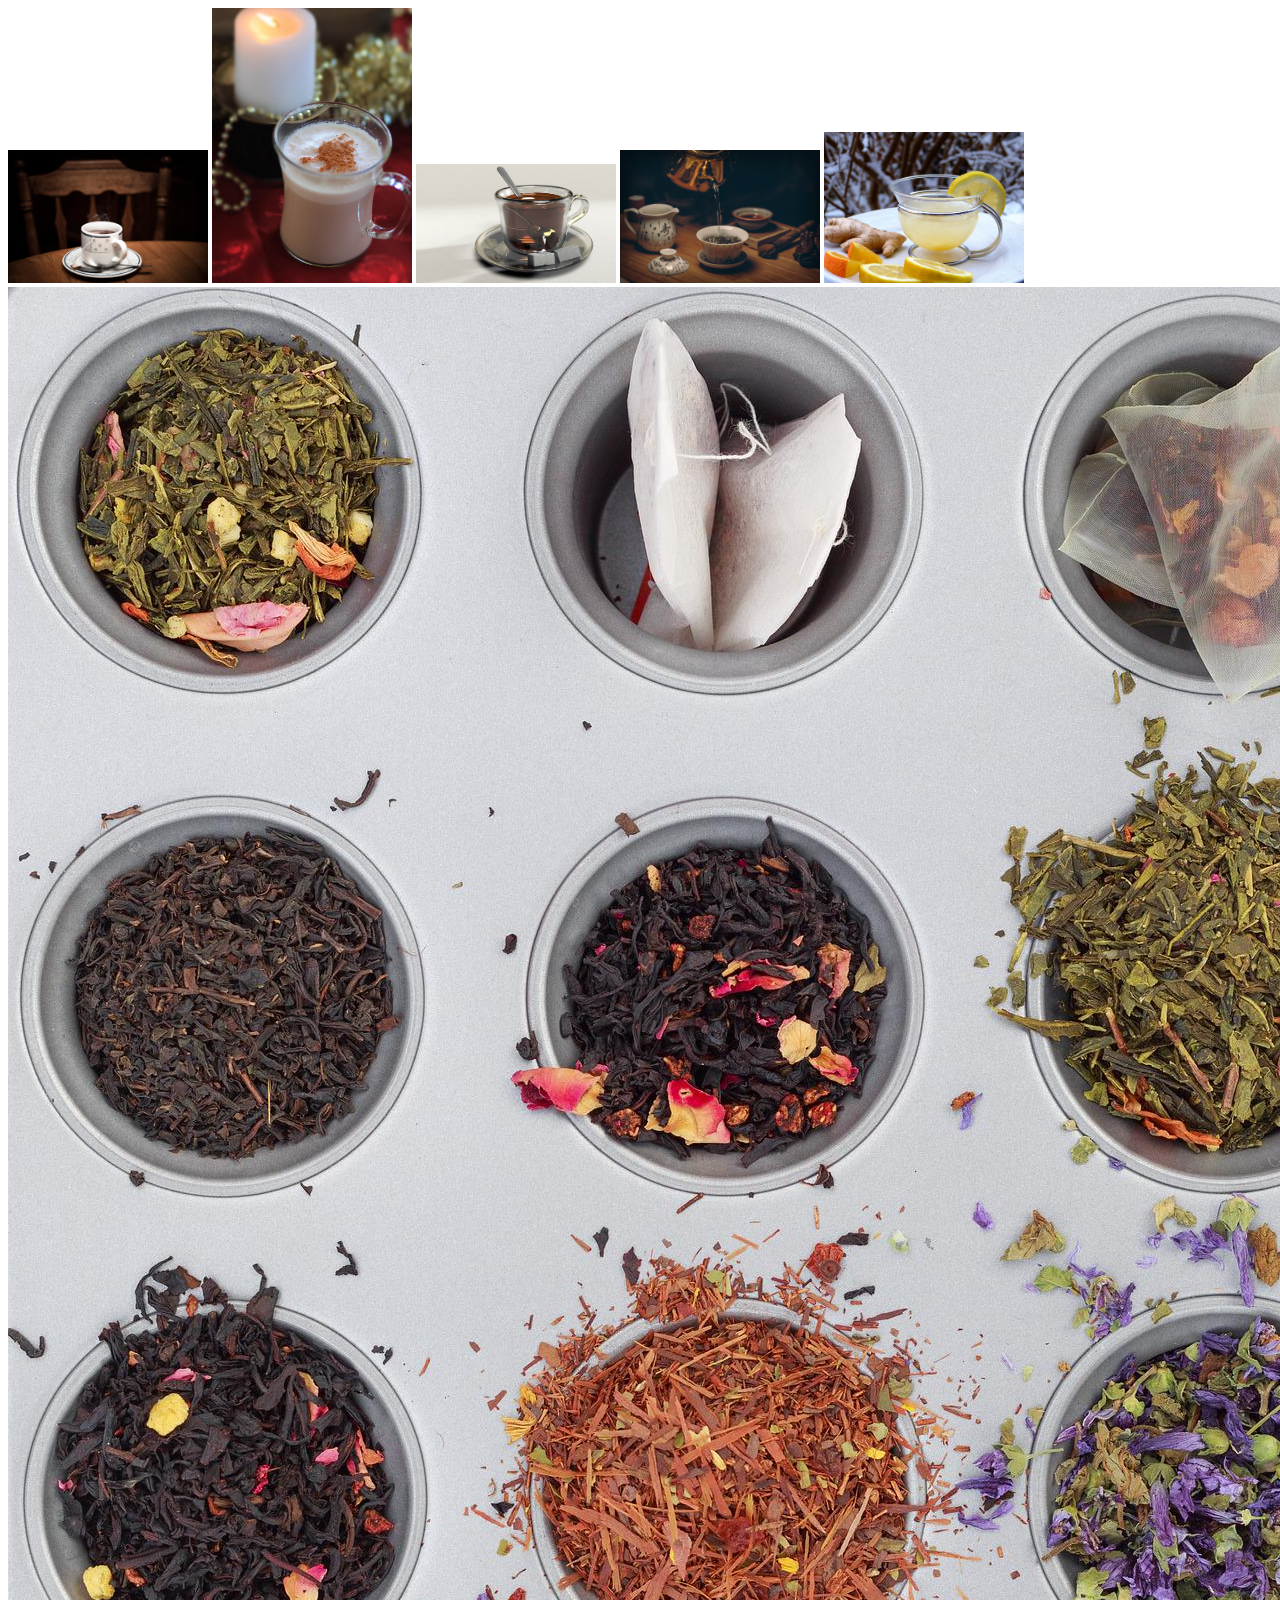
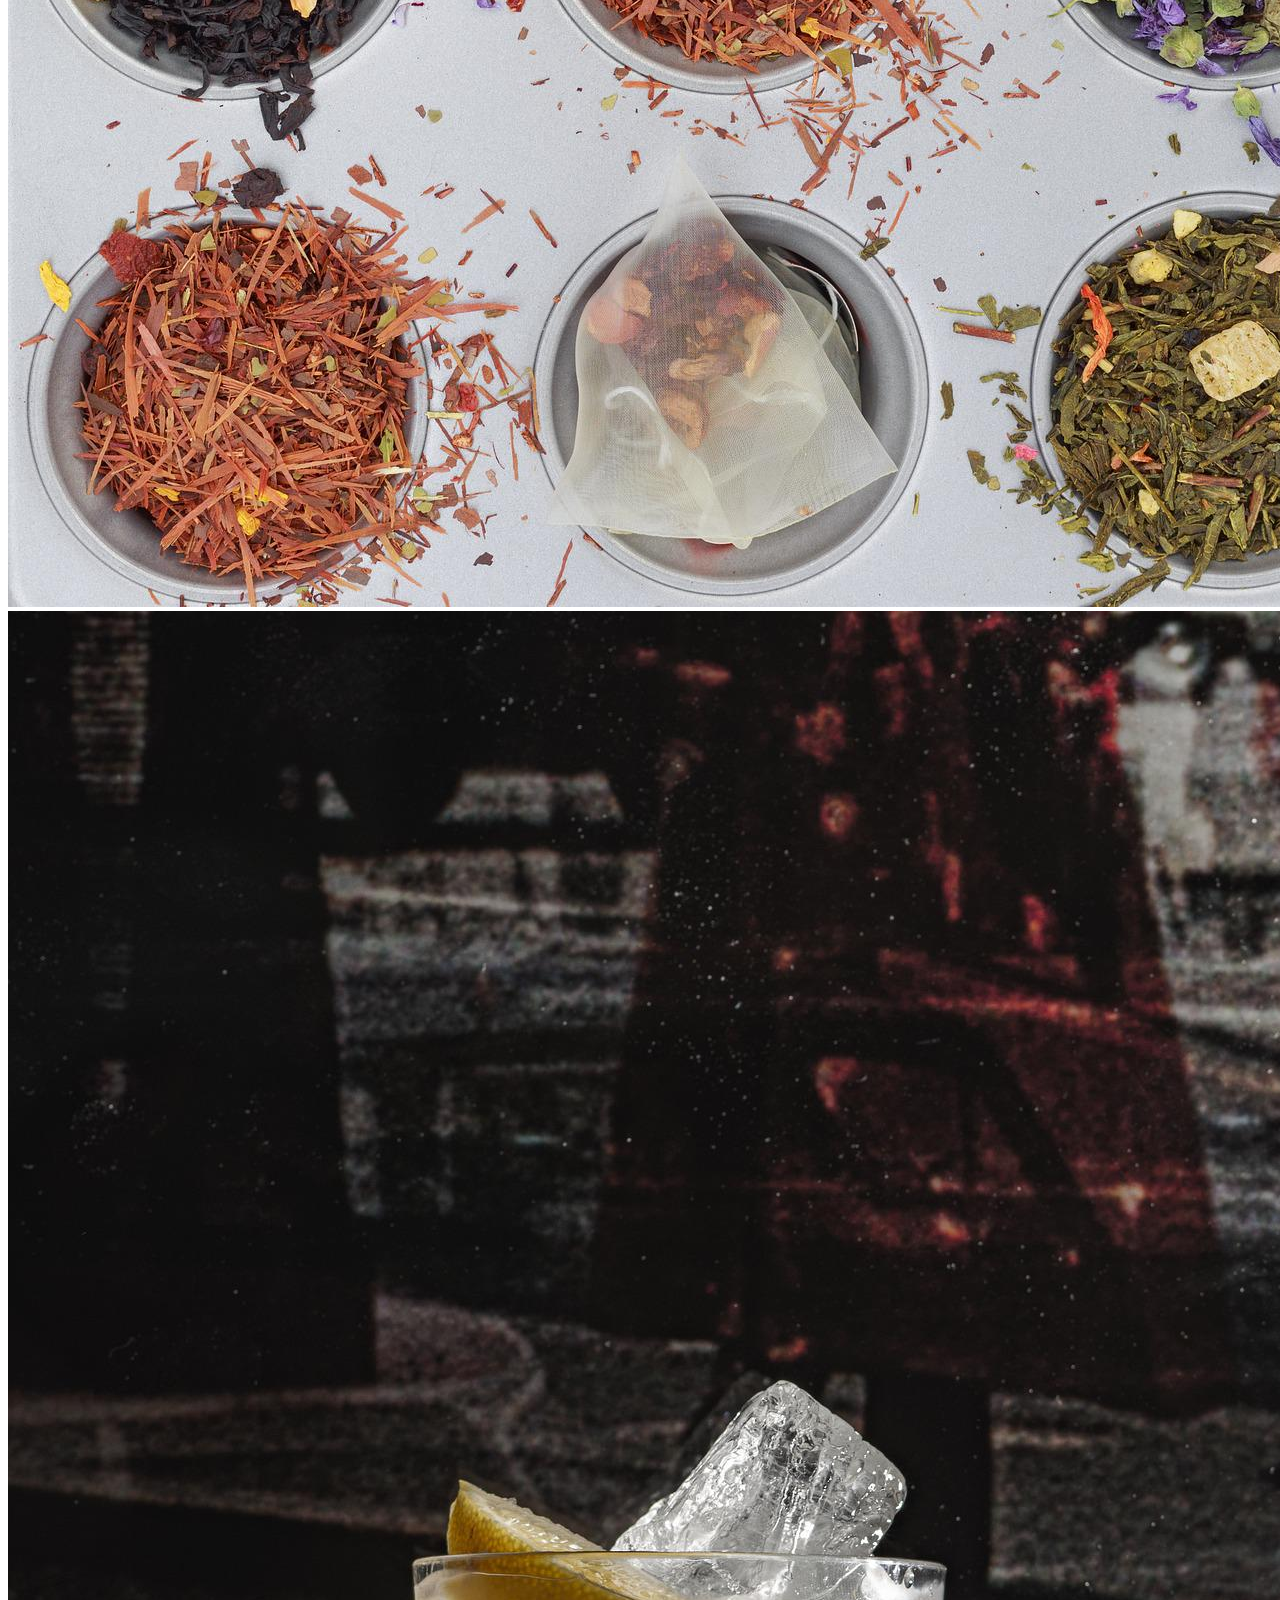
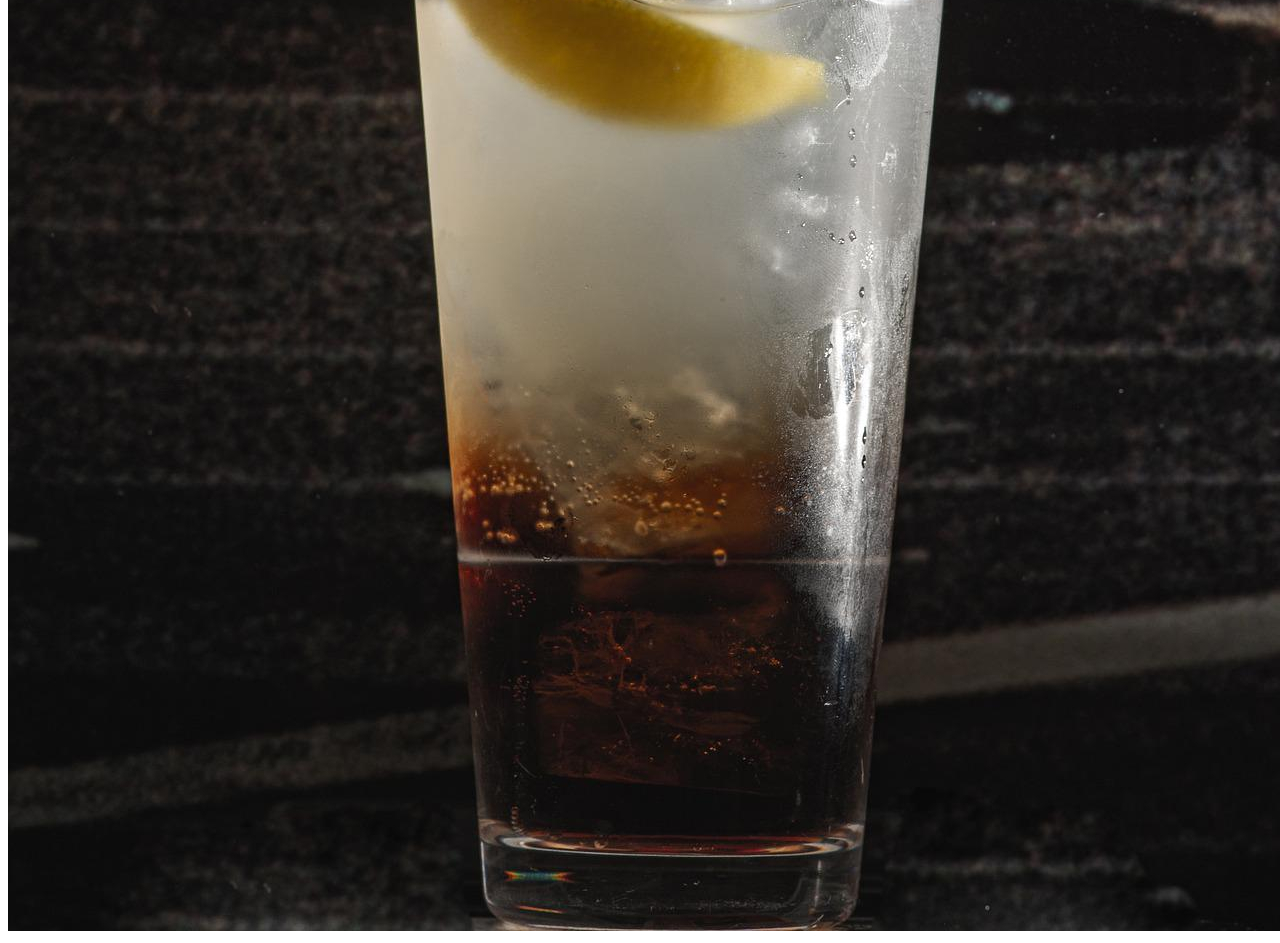
<file: colleen.html>
<!DOCTYPE html>
<html lang="en">
<head>
    <meta charset="UTF-8">
    <meta http-equiv="X-UA-Compatible" content="IE=edge">
    <meta name="viewport" content="width=device-width, initial-scale=1.0">
    <title>Document</title>
</head>
<body>
    <main>
        <img src="images/black_tea.jpg" width = "200" alt="fancy tea mug with black_tea">
        <img src="images/chai_tea.jpg"  width = "200" alt="an indian chai">
        <img src="images/english_breakfast.jpg" width = "200" alt="a dark tea option">
        <img src="images/green_tea.jpg" width = "200" alt="a loose leaf green tea">
        <img src="images/lemon_ginger_tea.jpg" width = "200" alt="light tea with lemon and ginger">
        <img src="images/tea_collection.jpg" alt="collection of loose leaf tea">
        <img src="images/long_island_ice_tea.jpg" alt="a icy Long Island tea (alcoholic)">

    </main>
</body>
</html>
</file>
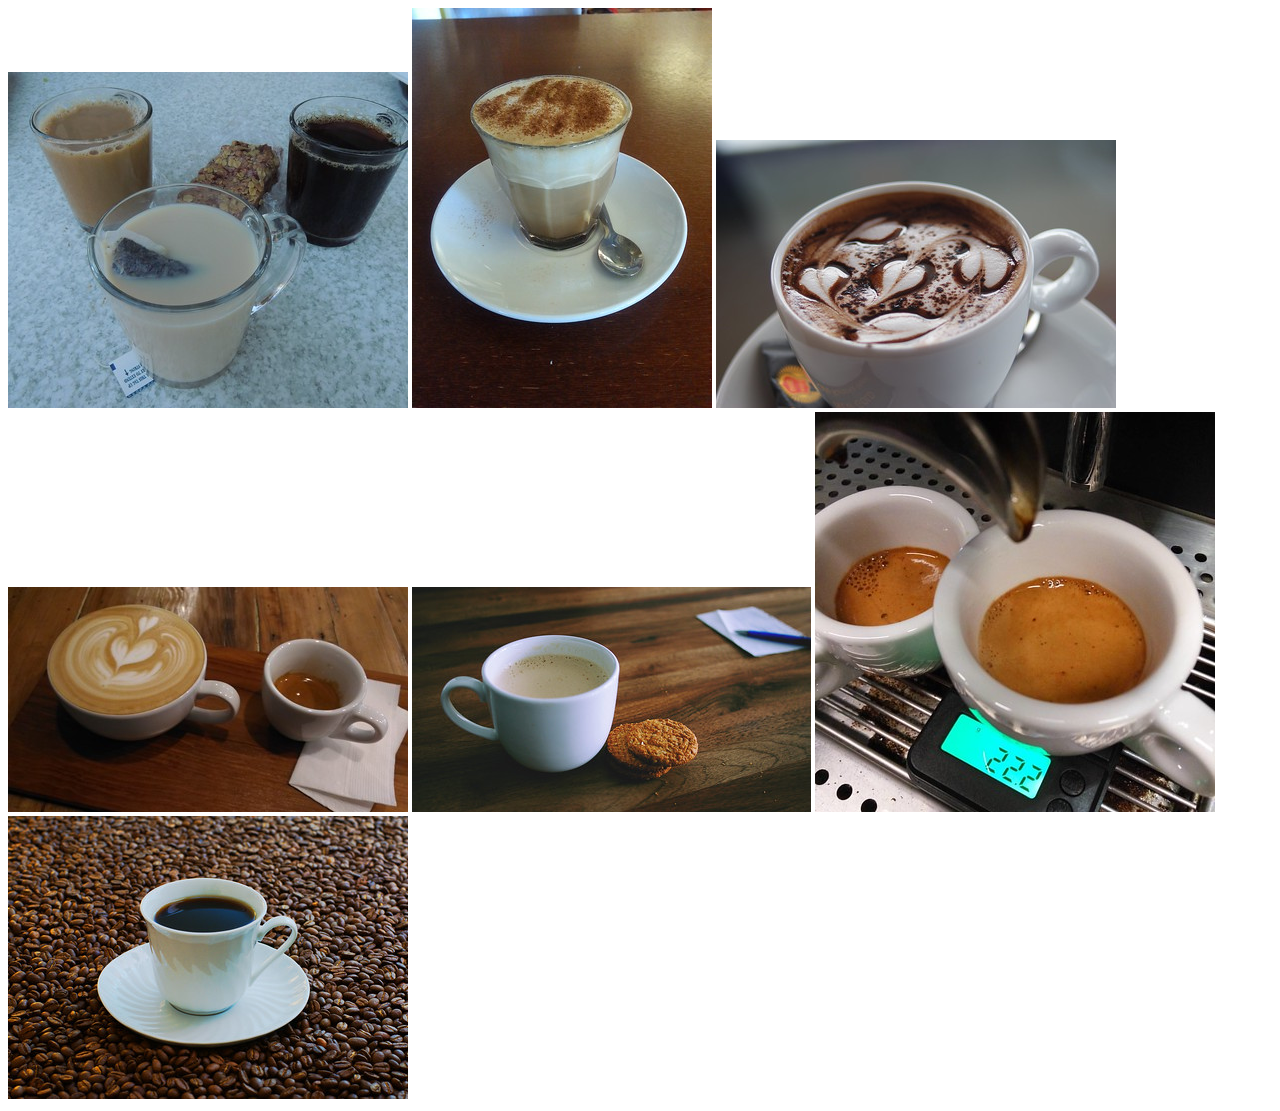
<file: jackie.html>
<!DOCTYPE html>
<html lang="en">
<head>
    <meta charset="UTF-8">
    <meta http-equiv="X-UA-Compatible" content="IE=edge">
    <meta name="viewport" content="width=device-width, initial-scale=1.0">
    <!-- <link rel="stylesheet" href="css/html5reset.css"> -->
    <!-- <link rel="stylesheet" href="css/student1.css"> -->
    <!-- <link rel="stylesheet" href="css/student2.css"> -->
    <!-- <link rel="stylesheet" href="css/student3.css"> -->
    <title>Week 2 Discussion</title>
</head>
<body>
    <main>
        <img src="images/coffee1.jpg" alt="3 cups of coffee one with cream, one without, and a cookie">
        <img src="images/coffee2.jpg" alt="flat white coffee with a small spoon on a saucer">
        <img src="images/coffee3.jpg" alt="cappuccino with small hearts drawn on the top in milk foam">
        <img src="images/coffee4.jpg" alt="two cups of coffee one is a large latte with a heart in the milk foam the other is a small shot of espresso">
        <img src="images/coffee5.jpg" alt="cup of hot coffee with lots of milk and three oatmeal cookies">
        <img src="images/coffee8.jpg" alt="two shots of espresso being extracted into small cups">
        <img src="images/coffee9.jpg" alt="cup of black coffee sitting on a bed of coffee beans"
       
    </main>
    
</body>
</html>
</file>
<file: css/student1.css>
body {
    background-color: #ffff00;
}
h1 {
    color: #ffffff;
    font-family: Arial, Helvetica, sans-serif;
    font-size: 45px;
    background-color: #008000
} 
h2 {
    background-color: #00ffff;
}
.cookies {
    background-color: #ff00ff;
}

img {
    display: block;
}
</file>
